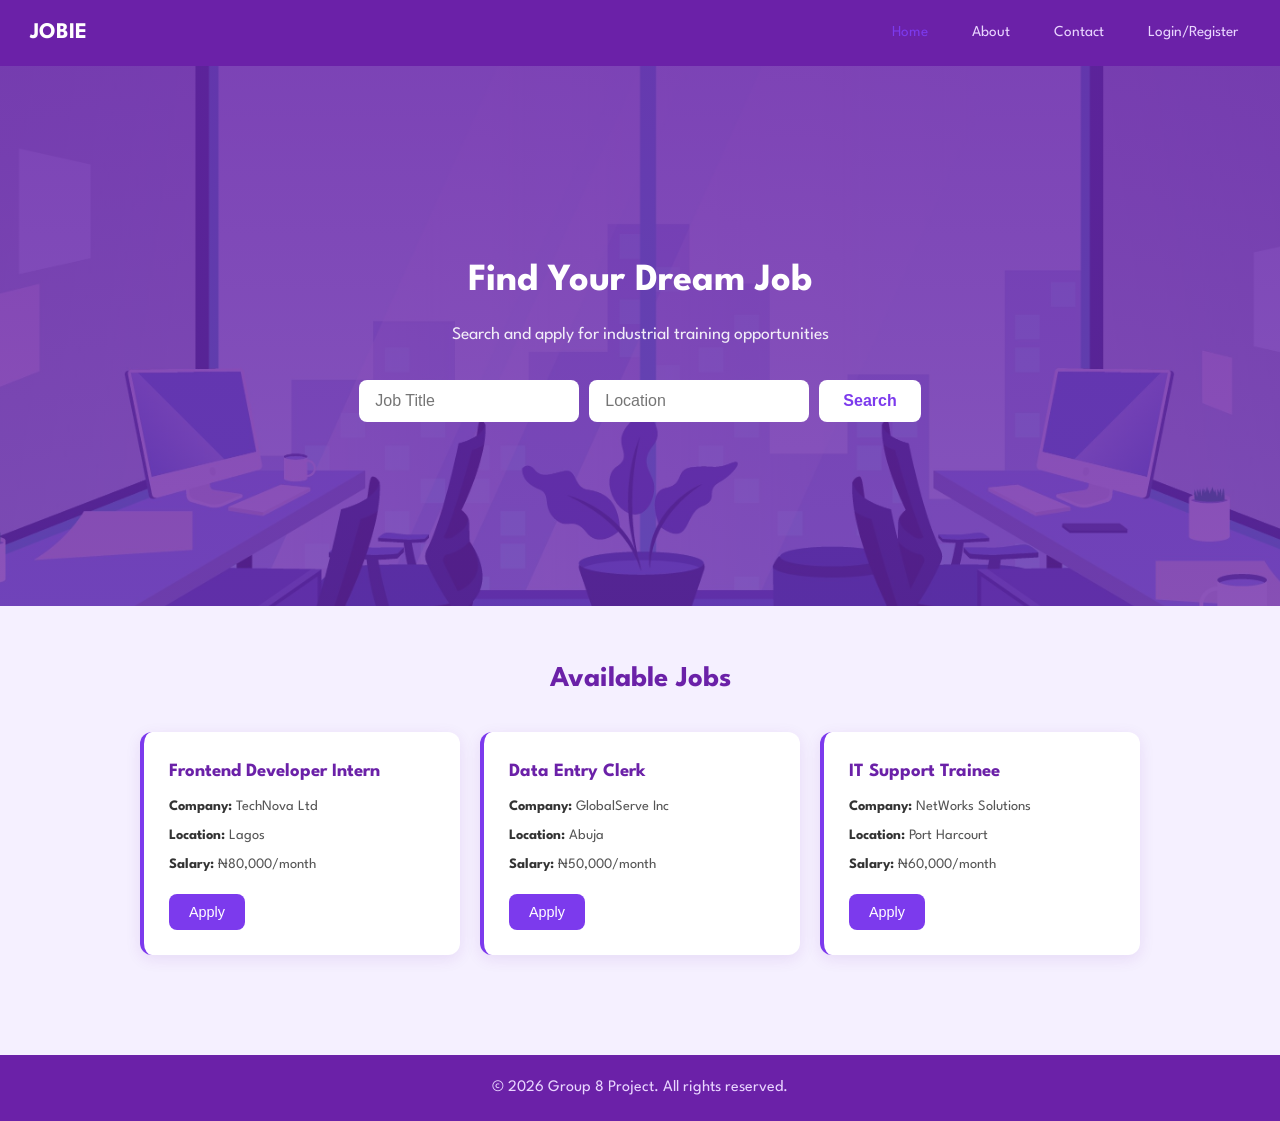
<file: index.html>
<!DOCTYPE html>
<html lang="en">
<head>
  <meta charset="UTF-8">
  <meta name="viewport" content="width=device-width, initial-scale=1.0">
  <title>JOBIE</title>
  <link rel="icon" href="./assets/JOBIE.png" type="image/x-icon">
  <link href="https://fonts.googleapis.com/css2?family=League+Spartan:wght@100..900&family=Oswald:wght@200..700&family=Roboto:ital,wght@0,100..900;1,100..900&family=SN+Pro:ital,wght@0,200..900;1,200..900&display=swap" rel="stylesheet">
  <link rel="stylesheet" href="style.css">
</head>
<body>
  <nav class="navbar">
    <div class="nav-brand">JOBIE</div>
    <ul class="nav-links">
      <li><a href="index.html" class="active">Home</a></li>
      <li><a href="about.html">About</a></li>
      <li><a href="contact.html">Contact</a></li>
      <li><a href="login.html">Login/Register</a></li>
    </ul>
    <div class="hamburger" onclick="toggleMenu()">&#9776;</div>
  </nav>

  <section class="hero">
    <h1>Find Your Dream Job</h1>
    <p>Search and apply for industrial training opportunities</p>
    <div class="search-box">
      <input type="text" id="searchTitle" placeholder="Job Title">
      <input type="text" id="searchLocation" placeholder="Location">
      <button onclick="searchJobs()">Search</button>
    </div>
  </section>

  <section class="jobs-section">
    <h2>Available Jobs</h2>
    <div class="job-list" id="jobList"></div>
  </section>

  <footer>
    <p>&copy; 2026 Group 8 Project. All rights reserved.</p>
  </footer>

<script src="scripts.js"></script>
  <script>
    loadDefaultJobs();
    displayJobs();
  </script>
</body>
</html>
</file>
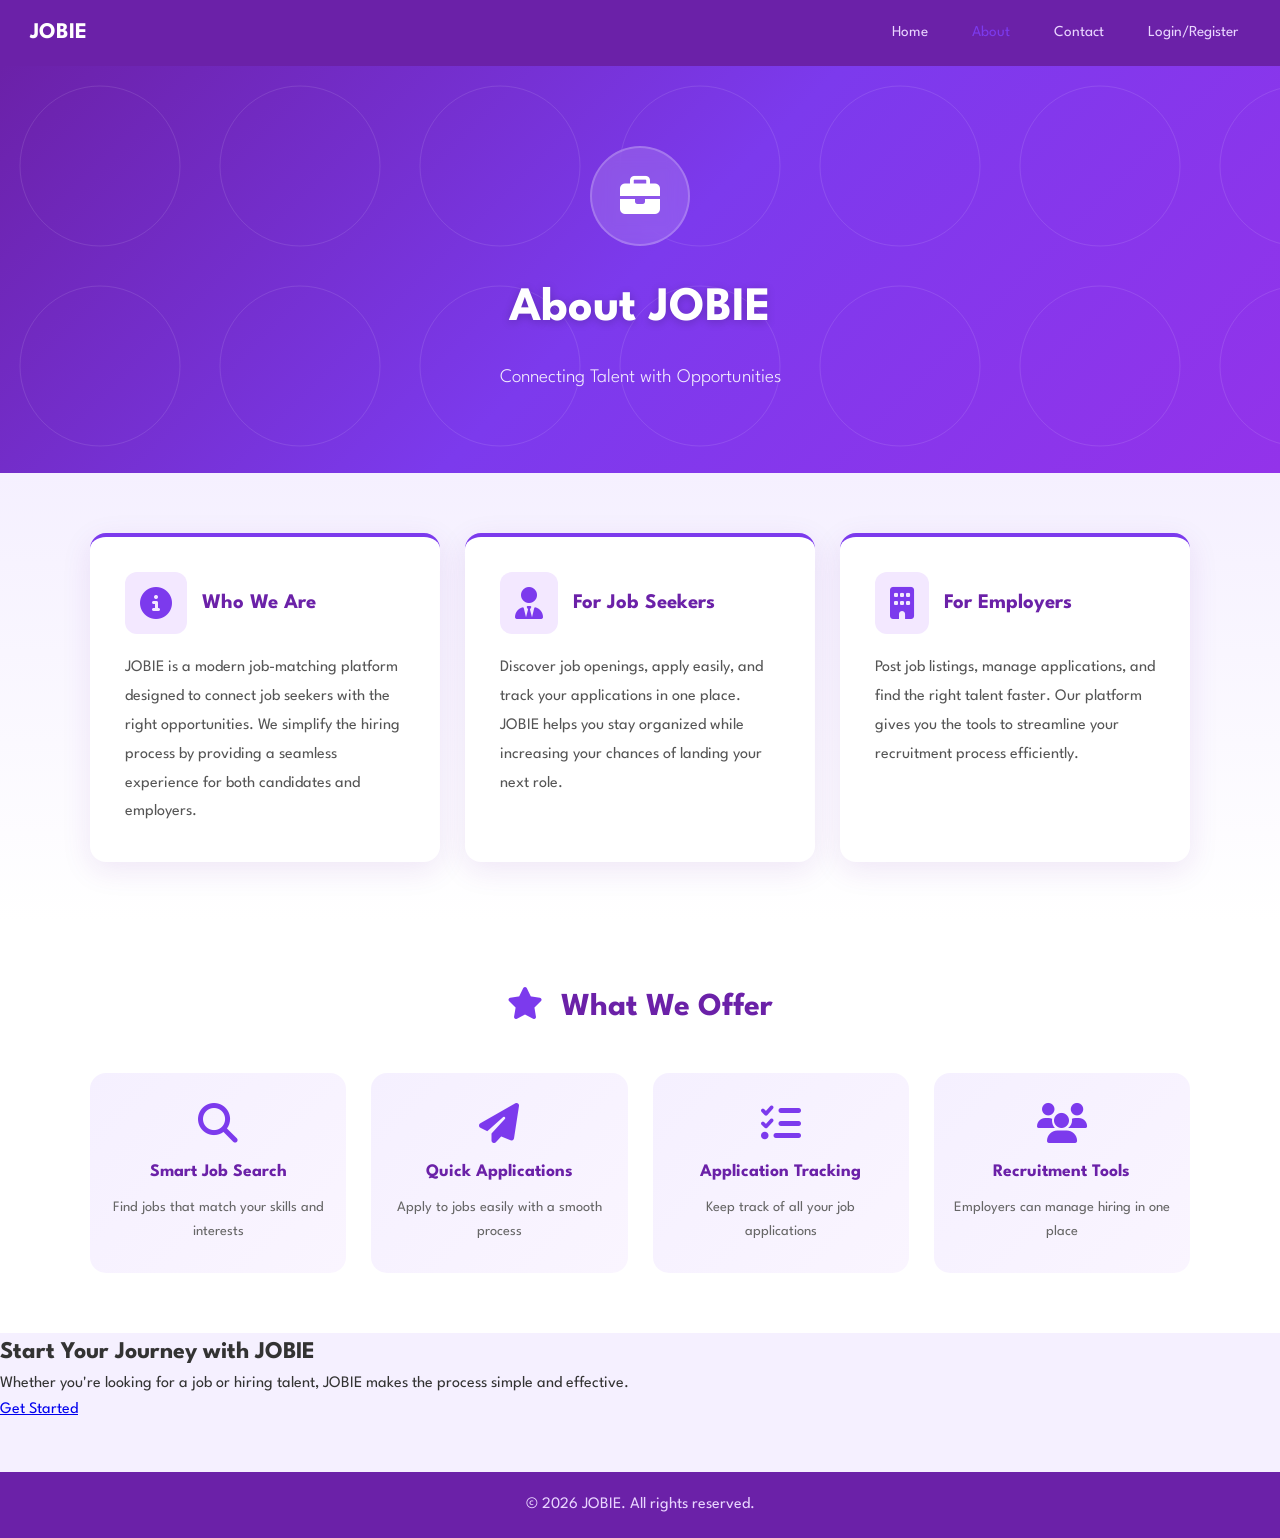
<file: about.html>
<!DOCTYPE html>
<html lang="en">
<head>
  <meta charset="UTF-8">
  <meta name="viewport" content="width=device-width, initial-scale=1.0">
  <title>About - JOBIE</title>
  <link rel="icon" href="./assets/JOBIE.png" type="image/x-icon">
  <link href="https://fonts.googleapis.com/css2?family=League+Spartan:wght@100..900&family=Oswald:wght@200..700&family=Roboto:ital,wght@0,100..900;1,100..900&display=swap" rel="stylesheet">
  <link rel="stylesheet" href="style.css">
  <link rel="stylesheet" href="https://cdnjs.cloudflare.com/ajax/libs/font-awesome/6.4.0/css/all.min.css">
</head>
<body>

  <!-- Navbar -->
  <nav class="navbar">
    <div class="nav-brand">JOBIE</div>
    <ul class="nav-links">
      <li><a href="index.html">Home</a></li>
      <li><a href="about.html" class="active">About</a></li>
      <li><a href="contact.html">Contact</a></li>
      <li><a href="login.html">Login/Register</a></li>
    </ul>
    <div class="hamburger" onclick="toggleMenu()">&#9776;</div>
  </nav>

  <!-- Hero -->
  <section class="about-hero">
    <div class="hero-content">
      <div class="hero-icon">
        <i class="fas fa-briefcase"></i>
      </div>
      <h1>About JOBIE</h1>
      <p>Connecting Talent with Opportunities</p>
    </div>
  </section>

  <!-- Intro -->
  <section class="about-intro">
    <div class="intro-container">

      <div class="intro-card">
        <div class="intro-header">
          <i class="fas fa-info-circle"></i>
          <h2>Who We Are</h2>
        </div>
        <p>
          JOBIE is a modern job-matching platform designed to connect job seekers with the right opportunities. 
          We simplify the hiring process by providing a seamless experience for both candidates and employers.
        </p>
      </div>

      <div class="intro-card">
        <div class="intro-header">
          <i class="fas fa-user-tie"></i>
          <h2>For Job Seekers</h2>
        </div>
        <p>
          Discover job openings, apply easily, and track your applications in one place. 
          JOBIE helps you stay organized while increasing your chances of landing your next role.
        </p>
      </div>

      <div class="intro-card">
        <div class="intro-header">
          <i class="fas fa-building"></i>
          <h2>For Employers</h2>
        </div>
        <p>
          Post job listings, manage applications, and find the right talent faster. 
          Our platform gives you the tools to streamline your recruitment process efficiently.
        </p>
      </div>

    </div>
  </section>

  <!-- Features -->
  <section class="about-features">
    <div class="features-container">
      <h2><i class="fas fa-star"></i> What We Offer</h2>

      <div class="features-grid">

        <div class="feature-item">
          <i class="fas fa-search"></i>
          <h3>Smart Job Search</h3>
          <p>Find jobs that match your skills and interests</p>
        </div>

        <div class="feature-item">
          <i class="fas fa-paper-plane"></i>
          <h3>Quick Applications</h3>
          <p>Apply to jobs easily with a smooth process</p>
        </div>

        <div class="feature-item">
          <i class="fas fa-tasks"></i>
          <h3>Application Tracking</h3>
          <p>Keep track of all your job applications</p>
        </div>

        <div class="feature-item">
          <i class="fas fa-users"></i>
          <h3>Recruitment Tools</h3>
          <p>Employers can manage hiring in one place</p>
        </div>

      </div>
    </div>
  </section>

  <!-- Call to Action -->
  <section class="about-cta">
    <div class="cta-container">
      <h2>Start Your Journey with JOBIE</h2>
      <p>Whether you're looking for a job or hiring talent, JOBIE makes the process simple and effective.</p>
      <a href="login.html" class="cta-btn">Get Started</a>
    </div>
  </section>

  <!-- Footer -->
  <footer>
    <p>&copy; 2026 JOBIE. All rights reserved.</p>
  </footer>

  <script src="scripts.js"></script>
</body>
</html>
</file>
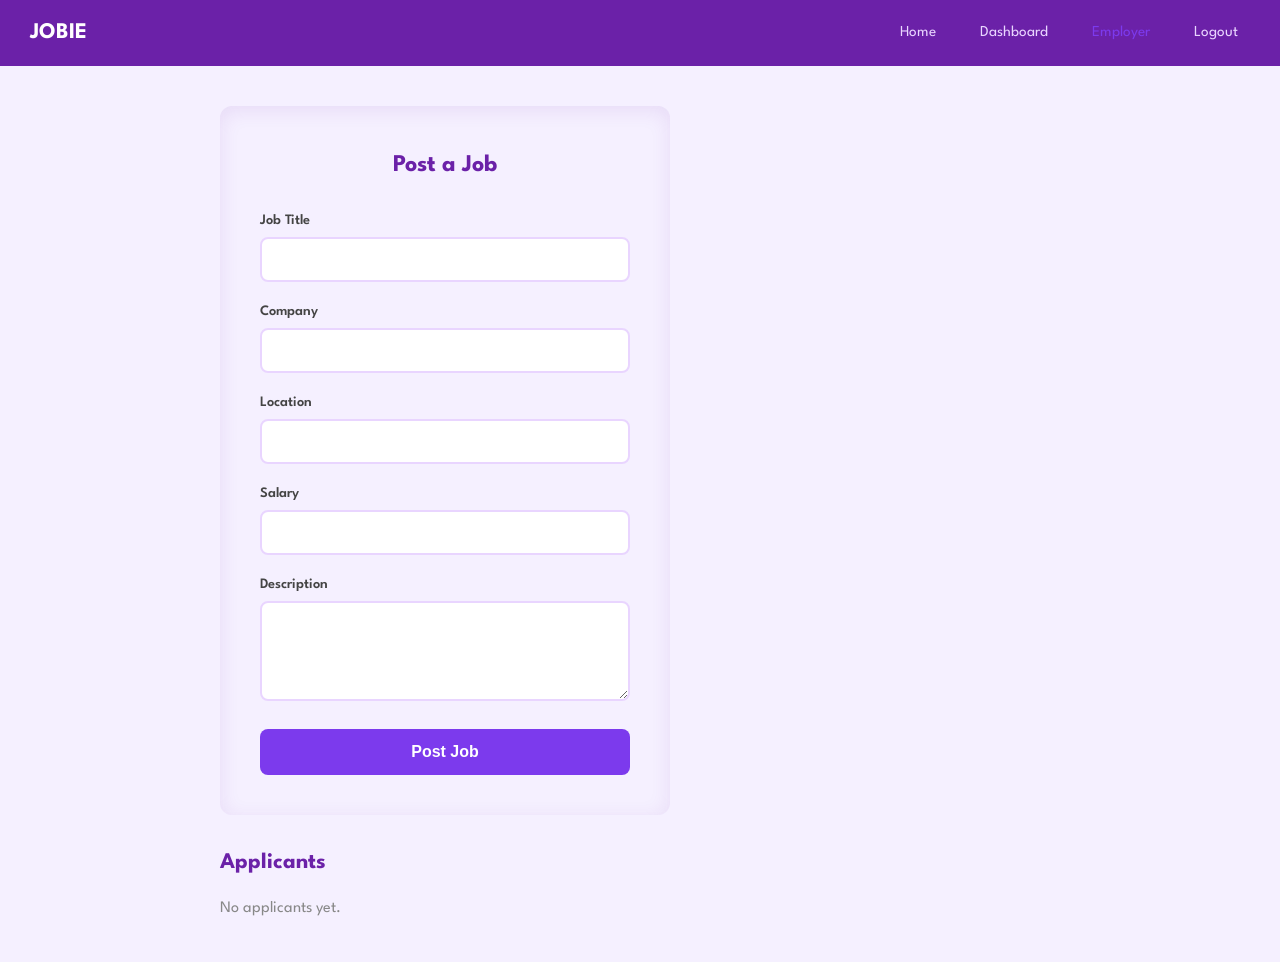
<file: employer.html>
<!DOCTYPE html>
<html lang="en">
<head>
  <meta charset="UTF-8">
  <meta name="viewport" content="width=device-width, initial-scale=1.0">
  <title>Employer - JOBIE</title>
  <link rel="icon" href="./assets/JOBIE.png" type="image/x-icon">
  <link href="https://fonts.googleapis.com/css2?family=League+Spartan:wght@100..900&family=Oswald:wght@200..700&family=Roboto:ital,wght@0,100..900;1,100..900&family=SN+Pro:ital,wght@0,200..900;1,200..900&display=swap" rel="stylesheet">
  <link rel="stylesheet" href="style.css">
</head>
<body>
  <nav class="navbar">
    <div class="nav-brand">JOBIE</div>
    <ul class="nav-links">
      <li><a href="index.html">Home</a></li>
      <li><a href="dashboard.html">Dashboard</a></li>
      <li><a href="employer.html" class="active">Employer</a></li>
      <li><a href="#" onclick="logoutUser()">Logout</a></li>
    </ul>
    <div class="hamburger" onclick="toggleMenu()">&#9776;</div>
  </nav>

  <section class="employer-section">
    <div class="form-card">
      <h2>Post a Job</h2>
      <form onsubmit="postJob(event)">
        <label>Job Title</label>
        <input type="text" id="jobTitle" required>
        <label>Company</label>
        <input type="text" id="jobCompany" required>
        <label>Location</label>
        <input type="text" id="jobLocation" required>
        <label>Salary</label>
        <input type="text" id="jobSalary" required>
        <label>Description</label>
        <textarea id="jobDescription" rows="4" required></textarea>
        <button type="submit">Post Job</button>
      </form>
    </div>

    <h3>Applicants</h3>
    <div class="applicant-list" id="applicantList"></div>
  </section>

  <script src="scripts.js"></script>
  <script>
    displayApplicants();
  </script>
</body>
</html>
</file>
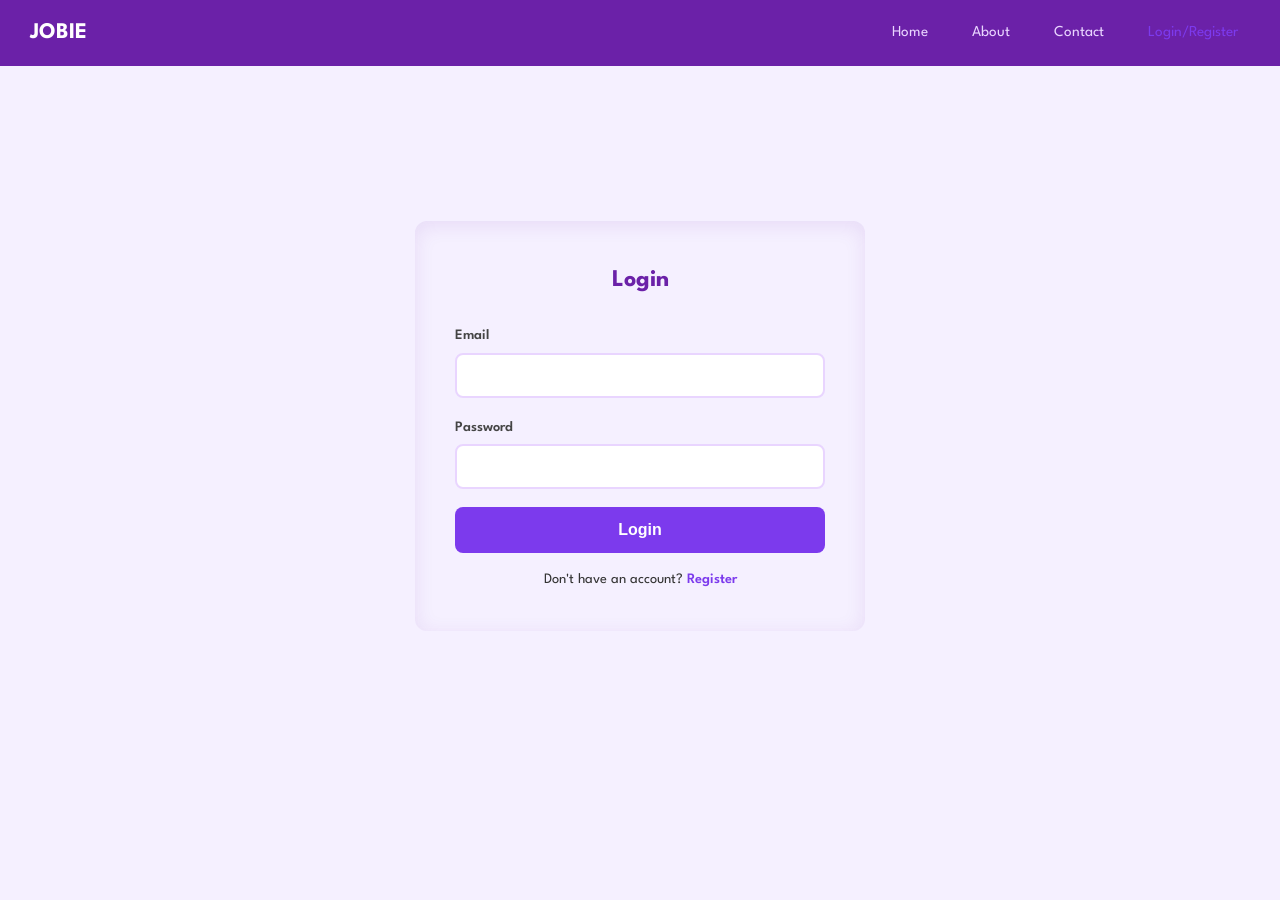
<file: login.html>
<!DOCTYPE html>
<html lang="en">
<head>
  <meta charset="UTF-8">
  <meta name="viewport" content="width=device-width, initial-scale=1.0">
  <title>Login - JOBIE</title>
  <link rel="icon" href="./assets/JOBIE.png" type="image/x-icon">
  <link href="https://fonts.googleapis.com/css2?family=League+Spartan:wght@100..900&family=Oswald:wght@200..700&family=Roboto:ital,wght@0,100..900;1,100..900&family=SN+Pro:ital,wght@0,200..900;1,200..900&display=swap" rel="stylesheet">
  <link rel="stylesheet" href="style.css">
</head>
<body>
  <nav class="navbar">
    <div class="nav-brand">JOBIE</div>
    <ul class="nav-links">
      <li><a href="index.html">Home</a></li>
      <li><a href="about.html">About</a></li>
      <li><a href="contact.html">Contact</a></li>
      <li><a href="login.html" class="active">Login/Register</a></li>
    </ul>
    <div class="hamburger" onclick="toggleMenu()">&#9776;</div>
  </nav>

  <section class="form-section">
    <div class="form-card">
      <h2>Login</h2>
      <form onsubmit="loginUser(event)">
        <label>Email</label>
        <input type="email" id="loginEmail" required>
        <label>Password</label>
        <input type="password" id="loginPassword" required>
        <button type="submit">Login</button>
      </form>
      <p class="form-footer">Don't have an account? <a href="register.html">Register</a></p>
    </div>
  </section>

  <script src="scripts.js"></script>
</body>
</html>
</file>
<file: style.css>
* {
  margin: 0;
  padding: 0;
  box-sizing: border-box;
}

body {
  font-family: "League Spartan", sans-serif;
  background: #f5f0ff;
  color: #333;
  line-height: 1.6;
}

/* NAVBAR */
.navbar {
  display: flex;
  justify-content: space-between;
  align-items: center;
  background: #6b21a8;
  padding: 15px 30px;
  position: sticky;
  top: 0;
  z-index: 100;
}

.nav-brand {
  color: #fff;
  font-size: 1.4rem;
  font-weight: 700;
}

.nav-links {
  list-style: none;
  display: flex;
  gap: 20px;
}

.nav-links a {
  color: #e9d5ff;
  text-decoration: none;
  font-size: 0.95rem;
  padding: 6px 12px;
  border-radius: 6px;
  transition: background 0.3s, color 0.3s;
}

.nav-links a:hover,
.nav-links a.active {
  /* background: #7c3aed; */
  color: #7c3aed;
}

.hamburger {
  display: none;
  color: #fff;
  font-size: 1.8rem;
  cursor: pointer;
}

/* HERO */
.hero {
  background: linear-gradient(rgba(107, 33, 168, 0.85), rgba(107, 33, 168, 0.7)),
              url('assets/4214558.jpg');
  background-size: cover;
  background-position: center;
  background-repeat: no-repeat;
  background-attachment: fixed;
  color: #fff;
  text-align: center;
  padding: 100px 20px;
  min-height: 60vh;
  display: flex;
  flex-direction: column;
  justify-content: center;
  align-items: center;
}

.hero h1 {
  font-size: 2.4rem;
  margin-bottom: 10px;
}

.hero p {
  font-size: 1.1rem;
  margin-bottom: 30px;
  opacity: 0.9;
}

.search-box {
  display: flex;
  justify-content: center;
  gap: 10px;
  flex-wrap: wrap;
}

.search-box input {
  padding: 12px 16px;
  border: none;
  border-radius: 8px;
  font-size: 1rem;
  width: 220px;
  outline: none;
}

.search-box button {
  padding: 12px 24px;
  background: #fff;
  color: #7c3aed;
  border: none;
  border-radius: 8px;
  font-size: 1rem;
  font-weight: 600;
  cursor: pointer;
  transition: background 0.3s;
}

.search-box button:hover {
  background: #e9d5ff;
}

/* JOBS SECTION */
.jobs-section {
  padding: 50px 30px;
  max-width: 1100px;
  margin: 0 auto;
}

.jobs-section h2 {
  text-align: center;
  color: #6b21a8;
  margin-bottom: 30px;
  font-size: 1.8rem;
}

.job-list {
  display: flex;
  flex-wrap: wrap;
  gap: 20px;
  justify-content: center;
}

.job-card {
  background: #fff;
  border-radius: 12px;
  padding: 25px;
  width: 320px;
  box-shadow: 0 4px 15px rgba(107, 33, 168, 0.1);
  border-left: 4px solid #7c3aed;
  transition: transform 0.2s;
}

.job-card:hover {
  transform: translateY(-4px);
}

.job-card h3 {
  color: #6b21a8;
  margin-bottom: 8px;
}

.job-card p {
  margin-bottom: 6px;
  font-size: 0.9rem;
  color: #555;
}

.job-card p strong {
  color: #333;
}

.job-card button {
  margin-top: 12px;
  padding: 10px 20px;
  background: #7c3aed;
  color: #fff;
  border: none;
  border-radius: 8px;
  cursor: pointer;
  font-size: 0.9rem;
  transition: background 0.3s;
}

.job-card button:hover {
  background: #6b21a8;
}

/* FORM SECTIONS */
.form-section {
  display: flex;
  justify-content: center;
  align-items: center;
  min-height: 80vh;
  padding: 40px 20px;
}

.form-card {
  backdrop-filter: blur(2px);
  padding: 40px;
  border-radius: 12px;
  width: 100%;
  max-width: 450px;
  box-shadow: inset 0 4px 20px rgba(107, 33, 168, 0.1);
}

.form-card h2 {
  color: #6b21a8;
  margin-bottom: 25px;
  text-align: center;
}

.form-card label {
  display: block;
  margin-bottom: 5px;
  font-weight: 600;
  color: #444;
  font-size: 0.9rem;
}

.form-card input,
.form-card textarea {
  width: 100%;
  padding: 12px;
  margin-bottom: 18px;
  border: 2px solid #e9d5ff;
  border-radius: 8px;
  font-size: 0.95rem;
  outline: none;
  transition: border-color 0.3s;
}

.form-card input:focus,
.form-card textarea:focus {
  border-color: #7c3aed;
}

.form-card button {
  width: 100%;
  padding: 14px;
  background: #7c3aed;
  color: #fff;
  border: none;
  border-radius: 8px;
  font-size: 1rem;
  font-weight: 600;
  cursor: pointer;
  transition: background 0.3s;
}

.form-card button:hover {
  background: #6b21a8;
}

.form-footer {
  text-align: center;
  margin-top: 15px;
  font-size: 0.9rem;
}

.form-footer a {
  color: #7c3aed;
  text-decoration: none;
  font-weight: 600;
}

/* DASHBOARD */
.dashboard {
  padding: 40px 30px;
  max-width: 1100px;
  margin: 0 auto;
}

.welcome-card {
  background: #fff;
  padding: 30px;
  border-radius: 12px;
  box-shadow: 0 4px 15px rgba(107, 33, 168, 0.1);
  margin-bottom: 30px;
}

.welcome-card h2 {
  color: #6b21a8;
}

.cv-upload {
  margin-top: 15px;
  display: flex;
  align-items: center;
  gap: 15px;
  flex-wrap: wrap;
}

.cv-upload label {
  font-weight: 600;
}

#cvStatus {
  color: #7c3aed;
  font-weight: 600;
}

.dashboard h3 {
  color: #6b21a8;
  margin: 25px 0 15px;
  font-size: 1.4rem;
}

.applied-list {
  display: flex;
  flex-direction: column;
  gap: 10px;
}

.applied-item {
  background: #fff;
  padding: 15px 20px;
  border-radius: 8px;
  box-shadow: 0 2px 8px rgba(0,0,0,0.06);
  border-left: 3px solid #a855f7;
}

/* EMPLOYER */
.employer-section {
  padding: 40px 30px;
  max-width: 900px;
  margin: 0 auto;
}

.employer-section h3 {
  color: #6b21a8;
  margin: 30px 0 15px;
  font-size: 1.4rem;
}

.applicant-list {
  display: flex;
  flex-direction: column;
  gap: 10px;
}

.applicant-item {
  background: #fff;
  padding: 15px 20px;
  border-radius: 8px;
  box-shadow: 0 2px 8px rgba(0,0,0,0.06);
  border-left: 3px solid #7c3aed;
}

/* ABOUT HERO */
.about-hero {
  background: linear-gradient(135deg, #6b21a8 0%, #7c3aed 50%, #9333ea 100%);
  padding: 80px 20px;
  text-align: center;
  position: relative;
  overflow: hidden;
}

.about-hero::before {
  content: '';
  position: absolute;
  top: 0;
  left: 0;
  right: 0;
  bottom: 0;
  background: url('data:image/svg+xml,<svg xmlns="http://www.w3.org/2000/svg" viewBox="0 0 100 100"><circle cx="50" cy="50" r="40" fill="none" stroke="rgba(255,255,255,0.1)" stroke-width="0.5"/></svg>');
  background-size: 200px 200px;
  animation: float 20s linear infinite;
}

@keyframes float {
  from { transform: translateY(0); }
  to { transform: translateY(-200px); }
}

.hero-content {
  position: relative;
  z-index: 1;
}

.hero-icon {
  width: 100px;
  height: 100px;
  background: rgba(255, 255, 255, 0.15);
  border-radius: 50%;
  display: flex;
  align-items: center;
  justify-content: center;
  margin: 0 auto 25px;
  backdrop-filter: blur(10px);
  border: 2px solid rgba(255, 255, 255, 0.2);
}

.hero-icon i {
  font-size: 2.5rem;
  color: #fff;
}

.about-hero h1 {
  font-size: 3rem;
  color: #fff;
  margin-bottom: 15px;
  text-shadow: 0 2px 10px rgba(0, 0, 0, 0.2);
}

.about-hero p {
  font-size: 1.2rem;
  color: rgba(255, 255, 255, 0.9);
  font-weight: 300;
}

/* ABOUT INTRODUCTION */
.about-intro {
  padding: 60px 20px;
  background: linear-gradient(180deg, #f5f0ff 0%, #fff 100%);
}

.intro-container {
  max-width: 1100px;
  margin: 0 auto;
  display: grid;
  grid-template-columns: repeat(auto-fit, minmax(300px, 1fr));
  gap: 25px;
}

.intro-card {
  background: #fff;
  padding: 35px;
  border-radius: 16px;
  box-shadow: 0 8px 30px rgba(107, 33, 168, 0.1);
  transition: transform 0.3s, box-shadow 0.3s;
  border-top: 4px solid #7c3aed;
}

.intro-card:hover {
  transform: translateY(-5px);
  box-shadow: 0 12px 40px rgba(107, 33, 168, 0.15);
}

.intro-header {
  display: flex;
  align-items: center;
  gap: 15px;
  margin-bottom: 20px;
}

.intro-header i {
  font-size: 2rem;
  color: #7c3aed;
  background: #f3e8ff;
  padding: 15px;
  border-radius: 12px;
}

.intro-header h2 {
  color: #6b21a8;
  font-size: 1.3rem;
  margin: 0;
}

.intro-card p {
  color: #555;
  line-height: 1.8;
  margin: 0;
}

/* ABOUT FEATURES */
.about-features {
  padding: 60px 20px;
  background: #fff;
}

.features-container {
  max-width: 1100px;
  margin: 0 auto;
}

.features-container h2 {
  text-align: center;
  color: #6b21a8;
  font-size: 2rem;
  margin-bottom: 40px;
}

.features-container h2 i {
  color: #7c3aed;
  margin-right: 10px;
}

.features-grid {
  display: grid;
  grid-template-columns: repeat(auto-fit, minmax(220px, 1fr));
  gap: 25px;
}

.feature-item {
  text-align: center;
  padding: 30px 20px;
  background: linear-gradient(135deg, #f5f0ff 0%, #faf5ff 100%);
  border-radius: 16px;
  transition: transform 0.3s;
}

.feature-item:hover {
  transform: scale(1.03);
}

.feature-item i {
  font-size: 2.5rem;
  color: #7c3aed;
  margin-bottom: 15px;
}

.feature-item h3 {
  color: #6b21a8;
  margin-bottom: 10px;
  font-size: 1.1rem;
}

.feature-item p {
  color: #666;
  font-size: 0.9rem;
  margin: 0;
}

/* ABOUT TEAM */
.about-team {
  padding: 60px 20px;
  background: linear-gradient(180deg, #fff 0%, #f5f0ff 100%);
}

.team-container {
  max-width: 1200px;
  margin: 0 auto;
}

.team-container h2 {
  text-align: center;
  color: #6b21a8;
  font-size: 2rem;
  margin-bottom: 10px;
}

.team-container h2 i {
  color: #7c3aed;
  margin-right: 10px;
}

.team-subtitle {
  text-align: center;
  color: #666;
  margin-bottom: 40px;
  font-size: 1.1rem;
}

.team-grid {
  display: grid;
  grid-template-columns: repeat(auto-fill, minmax(180px, 1fr));
  gap: 20px;
}

.team-card {
  background: #fff;
  padding: 25px 15px;
  border-radius: 16px;
  text-align: center;
  box-shadow: 0 4px 20px rgba(107, 33, 168, 0.08);
  transition: transform 0.3s, box-shadow 0.3s;
}

.team-card:hover {
  transform: translateY(-5px);
  box-shadow: 0 8px 30px rgba(107, 33, 168, 0.15);
}

.team-avatar {
  width: 70px;
  height: 70px;
  background: linear-gradient(135deg, #7c3aed 0%, #9333ea 100%);
  border-radius: 50%;
  display: flex;
  align-items: center;
  justify-content: center;
  margin: 0 auto 15px;
  font-size: 1.4rem;
  font-weight: 700;
  color: #fff;
  box-shadow: 0 4px 15px rgba(124, 58, 237, 0.3);
}

.team-card h3 {
  color: #333;
  font-size: 1rem;
  margin-bottom: 5px;
}

.team-card p {
  color: #7c3aed;
  font-size: 0.85rem;
  font-weight: 600;
  margin: 0;
}

/* ABOUT SECTION (Original) */
.about-section {
  display: flex;
  justify-content: center;
  padding: 60px 20px;
}

.about-card {
  background: #fff;
  padding: 40px;
  border-radius: 12px;
  max-width: 700px;
  box-shadow: 0 4px 20px rgba(107, 33, 168, 0.1);
}

.about-card h2 {
  color: #6b21a8;
  margin-bottom: 20px;
}

.about-card p {
  margin-bottom: 15px;
  color: #555;
}
.about-card li{
  margin-left: 20px;
}

/* FOOTER */
footer {
  background: #6b21a8;
  color: #e9d5ff;
  text-align: center;
  padding: 20px;
  margin-top: 50px;
}

/* RESPONSIVE */
@media (max-width: 768px) {
  .nav-links {
    display: none;
    flex-direction: column;
    position: absolute;
    top: 60px;
    right: 0;
    background: #6b21a8;
    width: 200px;
    padding: 15px;
    border-radius: 0 0 0 12px;
  }

  .nav-links.show {
    display: flex;
  }

  .hamburger {
    display: block;
  }

  .hero h1 {
    font-size: 1.6rem;
  }

  .search-box input {
    width: 100%;
  }

  .job-card {
    width: 100%;
  }
}
.cta-btn:hover {
  background: #2563eb;
  transform: translateY(-3px) scale(1.05);
  box-shadow: 0 15px 35px rgba(59, 130, 246, 0.6);
}

/* Responsive */
@media (max-width: 600px) {
  .cta-container {
    padding: 40px 20px;
  }

  .cta-container h2 {
    font-size: 2rem;
  }

  .cta-container p {
    font-size: 0.95rem;
  }
}
</file>
